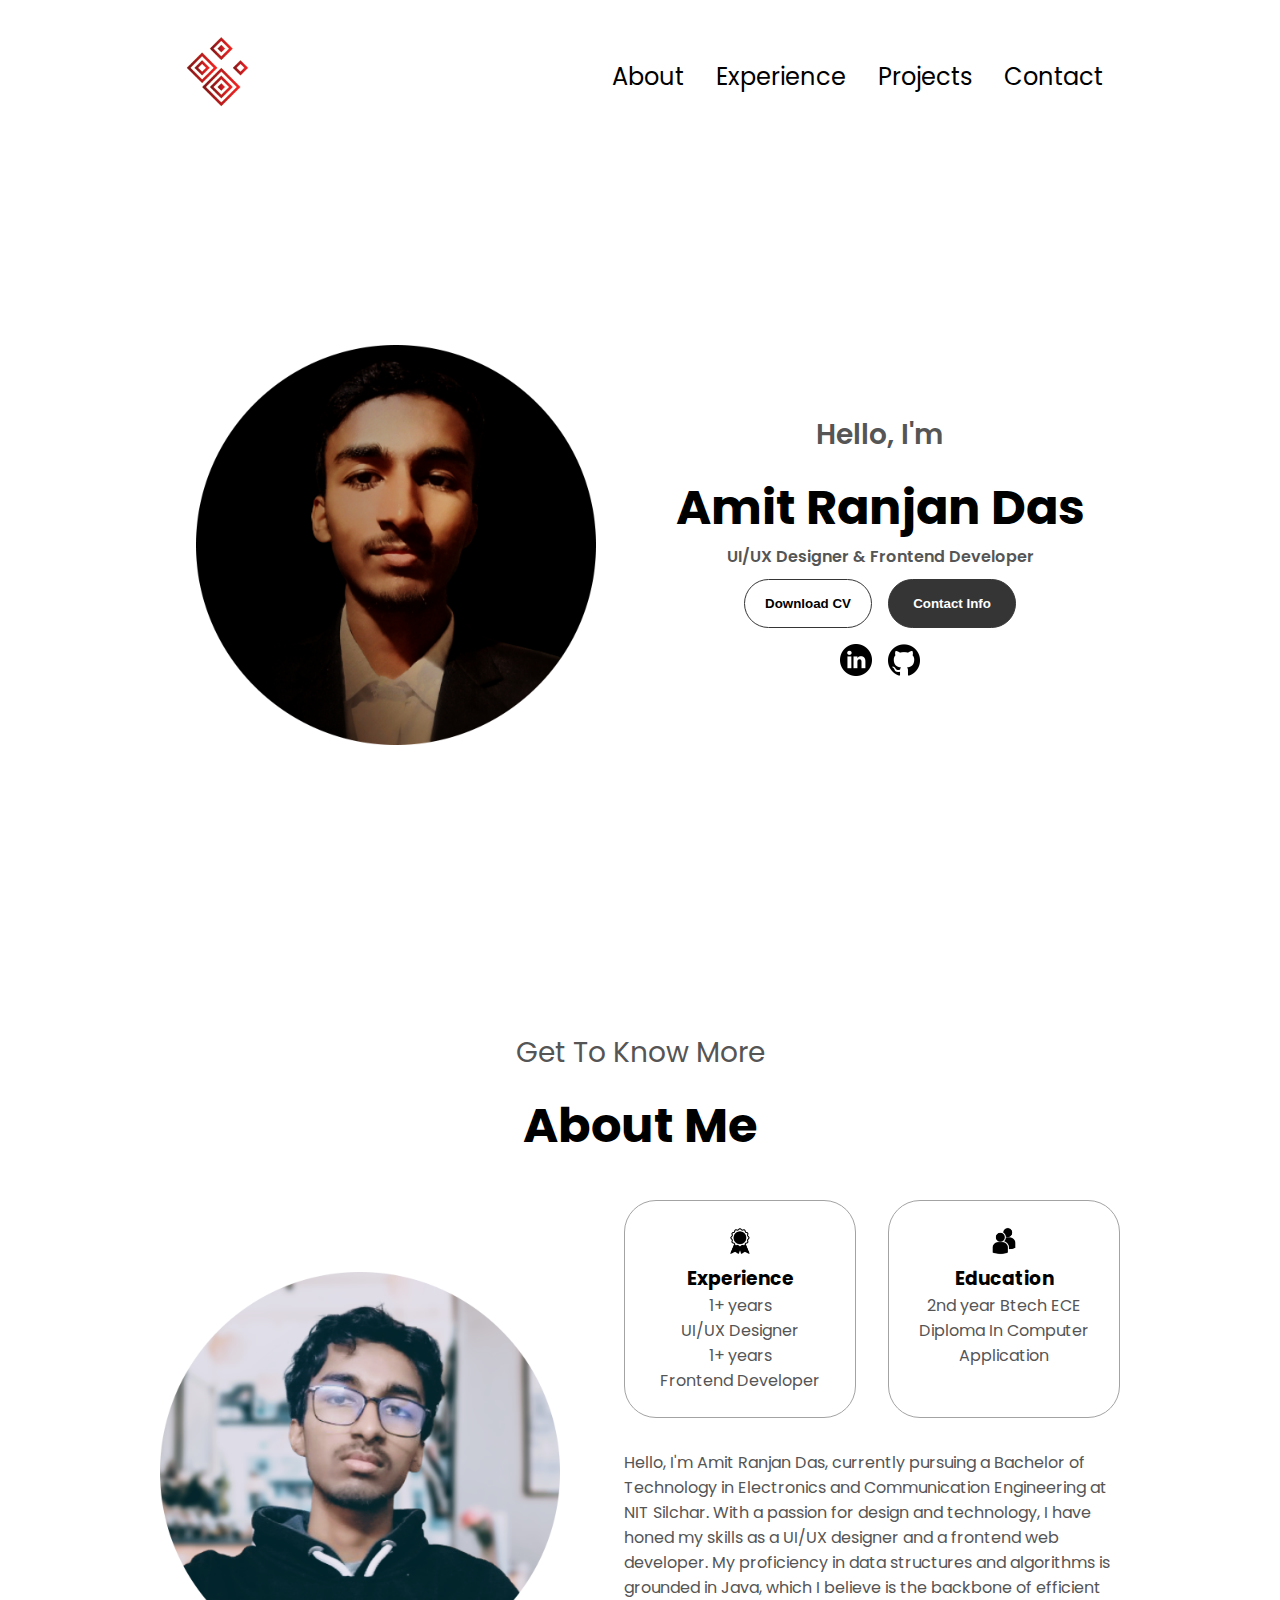
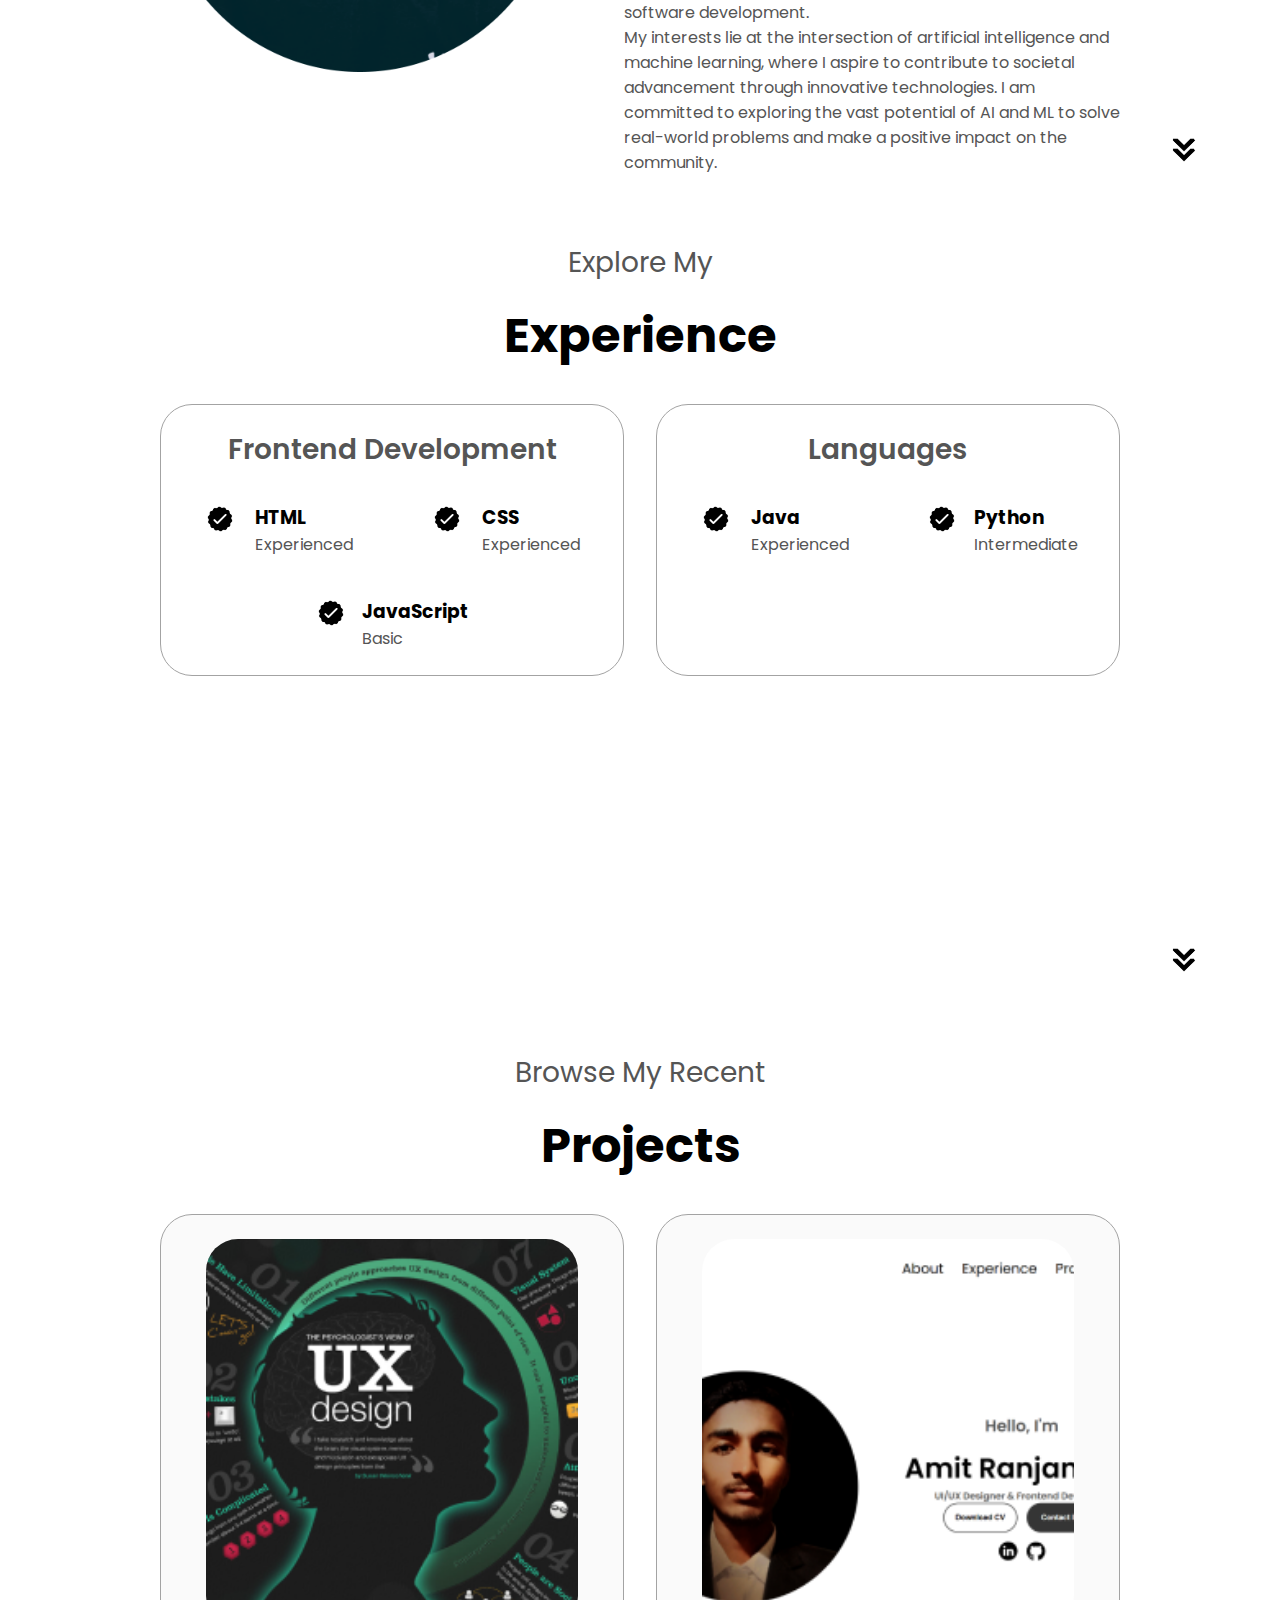
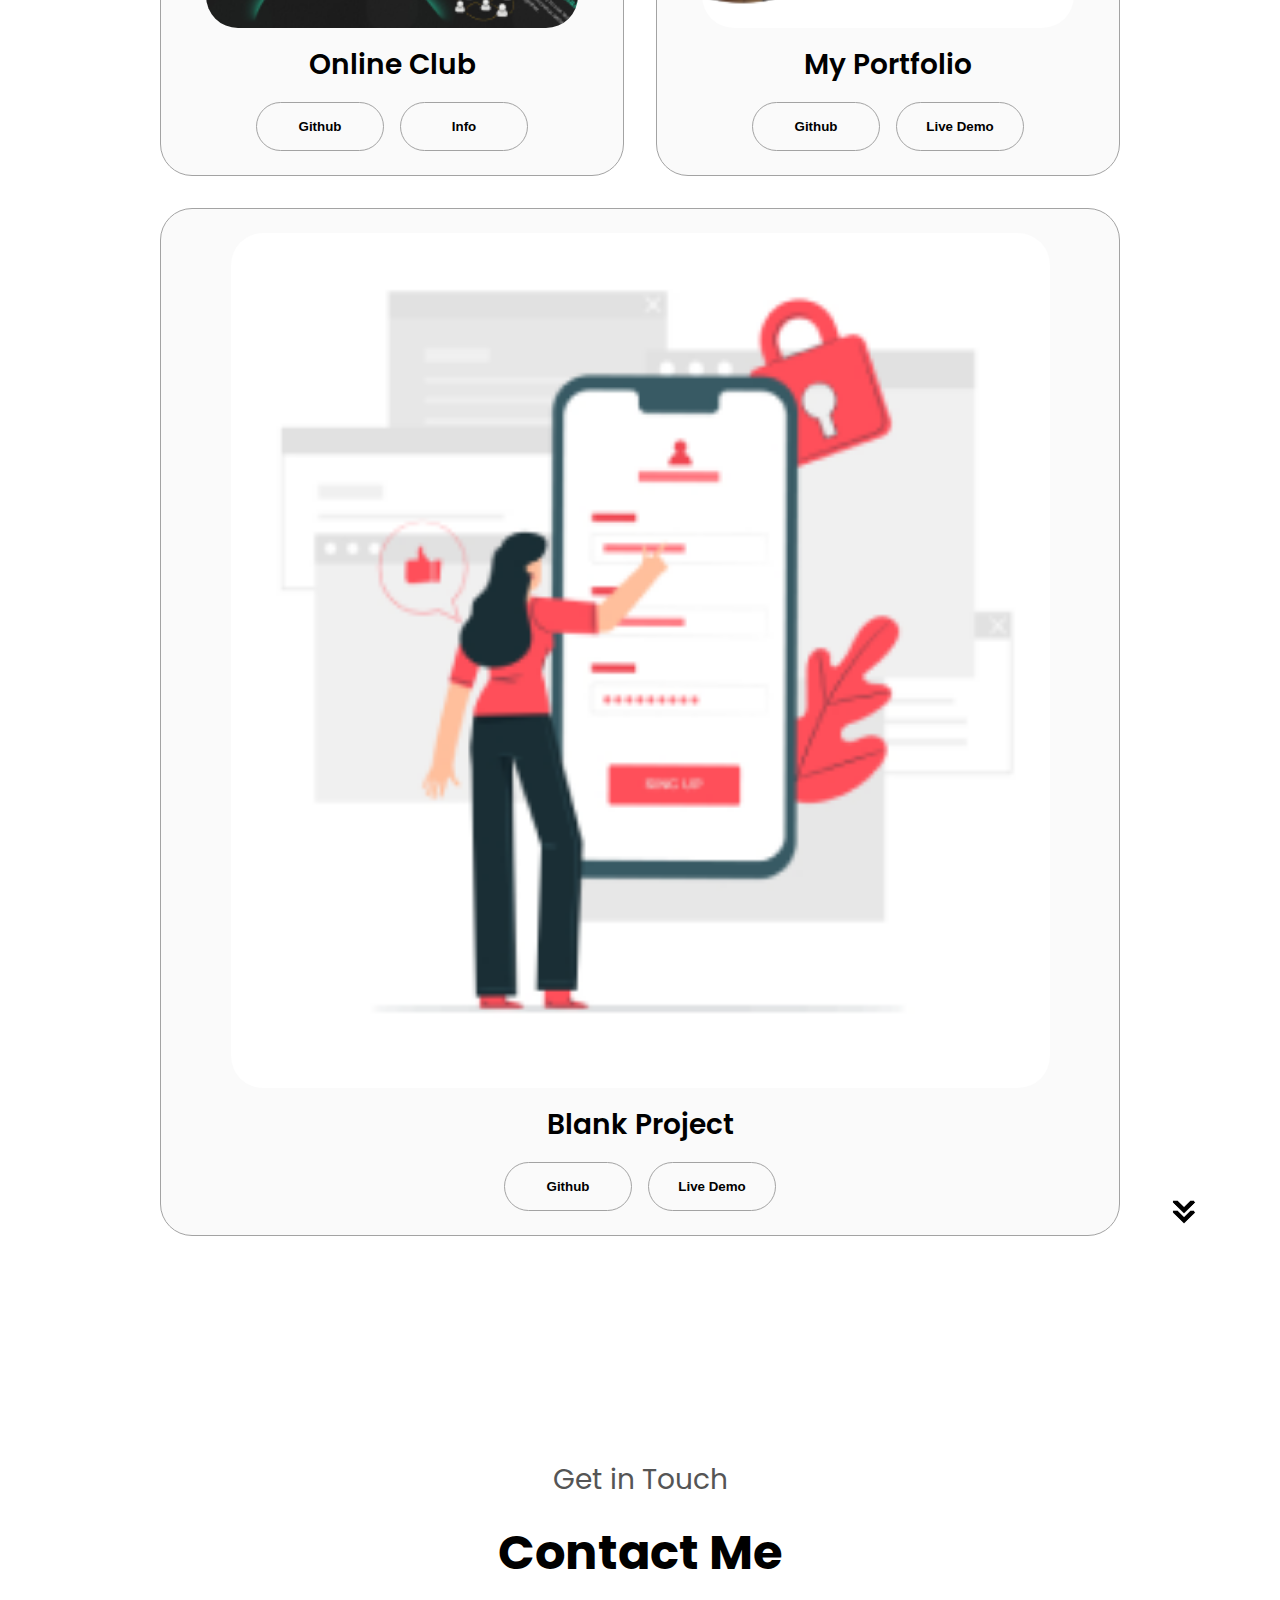
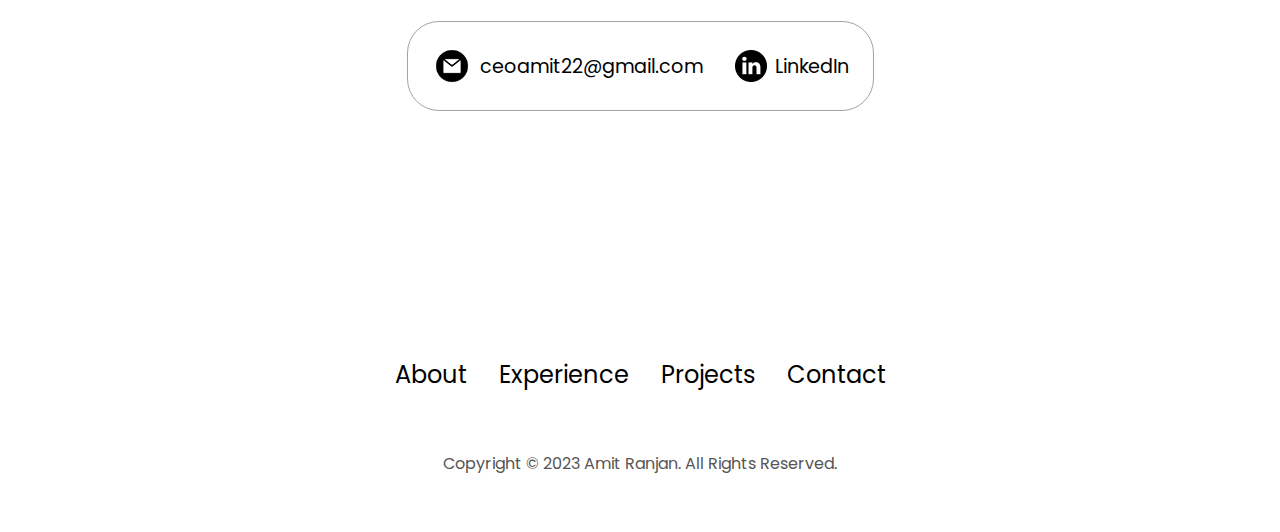
<file: index.html>
<!DOCTYPE html>
<html lang="en">
<head>
    <meta charset="UTF-8">
    <meta http-equiv="X-UA-Compatible" content="IE=edge">
    <meta name="viewport" content="width=device-width, initial-scale=1.0">
    <title>My Portfolio</title>
    <link rel="stylesheet" href="style.css">
    <link rel="stylesheet" href="mediaqueries.css">
</head>
<body>
    <nav id="desktop-nav">
        <div class="logo">
            <img src="./assets/l2.png" alt="Amit Ranjan Profile picture"/>
        </div>
        <div>
            <ul class="nav-links">
                <li><a href="#about">About</a></li>
                <li><a href="#experience">Experience</a></li>
                <li><a href="#projects">Projects</a></li>
                <li><a href="#contact">Contact</a></li>
            </ul>
        </div>
    </nav>
    <nav id="hamburger-nav">
        <div class="logo">Amit Ranjan Das</div>
        <div class="hamburger-menu">
            <div class="hamburger-icon" onclick="toggleMenu()">
                <span></span>
                <span></span>
                <span></span>
            </div>
            <div class="menu-links">
                <li><a href="#about" onclick="toggleMenu()">About</a></li>
                <li><a href="#experience" onclick="toggleMenu()">Experience</a></li>
                <li><a href="#projects" onclick="toggleMenu()">Projects</a></li>
                <li><a href="#contact" onclick="toggleMenu()">Contact</a></li>
            </div>
        </div>
    </nav>
    <section id="profile">
        <div class="section__pic-container">
            <img src="./assets/ab.png" alt="Amit Ranjan Profile picture"/>
        </div>
        <div class="section__text">
            <p class="section__text__p1">Hello, I'm</p>
            <h1 class="title">Amit Ranjan Das</h1>
            <p> </p>
            <p class="section__text__p2">UI/UX Designer & Frontend Developer</p>
            <div class="btn-container">
                <button
                    class="btn btn-color-2"
                    onclick="window.open('./assets/Amit_cv.pdf')"
                >
                    Download CV
                </button>
                <button class="btn btn-color-1" onclick="location.href='./#contact'">
                    Contact Info
                </button>
            </div>
            <div id="socials-container">
                <img 
                    src="./assets/linkedin.png" 
                    alt="My Linkedin profile"
                    class="icon" 
                    onclick="location.href='https://linkedin.com/in/amit-ranjan-das'"
                />
                <img 
                    src="./assets/github.png" 
                    alt="My github profile"
                    class="icon" 
                    onclick="location.href='https://github.com/ExplorerSoul'"
                />
            </div>
        </div>
    </section>
    <section id="about">
        <p class="section__text__p1">Get To Know More</p>
        <h1 class="title">About Me</h1>
        <div class="section-container">
            <div class="section__pic-container">
                <img
                    src="./assets/bp.png"
                    alt="Profile Picture"
                    class="about-pic"
                />
            </div>
            <div class="about-details-container">
                <div class="about-container">
                    <div class="details-container">
                        <img 
                            src="./assets/experience.png"
                            alt="Experience Icon"
                            class="icon"
                        />
                        <h3>Experience</h3>
                        <p>1+ years <br/> UI/UX Designer</p>
                        <p>1+ years <br/> Frontend Developer</p>
                    </div>
                    <div class="details-container">
                        <img 
                            src="./assets/education.png"
                            alt="Education Icon"
                            class="icon"
                        />
                        <h3>Education</h3>
                        <p>2nd year Btech ECE </p>
                        <p>Diploma In Computer Application </p>
                    </div>
                </div>
                <div class="text-container">
                    <p>
                        Hello, I'm Amit Ranjan Das, currently pursuing a Bachelor of Technology in Electronics and Communication Engineering at NIT Silchar. With a passion for design and technology, I have honed my skills as a UI/UX designer and a frontend web developer. My proficiency in data structures and algorithms is grounded in Java, which I believe is the backbone of efficient software development.
                    </p>
                    <p>
                        My interests lie at the intersection of artificial intelligence and machine learning, where I aspire to contribute to societal advancement through innovative technologies. I am committed to exploring the vast potential of AI and ML to solve real-world problems and make a positive impact on the community.
                    </p>
                </div>
            </div>
        </div>
        <img 
            src="./assets/arrow.png"
            alt="Arrow icon"
            class="icon arrow"
            onclick="location.href='./#experience'"
        />
    </section>
    <section id="experience">
        <p class="section__text__p1">Explore My</p>
        <h1 class="title">Experience</h1>
        <div class="experience-details-container">
            <div class="about-container">
                <div class="details-container">
                    <h2 class="experience-sub-title">Frontend Development</h2>
                    <div class="article-container">
                        <article>
                            <img
                                src="./assets/checkmark.png"
                                alt="Experience icon"
                                class="icon"
                            />
                            <div>
                                <h3>HTML</h3>
                                <p>Experienced</p>
                            </div>    
                        </article>
                        <article>
                            <img
                                src="./assets/checkmark.png"
                                alt="Experience icon"
                                class="icon"
                            />
                            <div>
                                <h3>CSS</h3>
                                <p>Experienced</p>
                            </div>    
                        </article>
                        <article>
                            <img
                                src="./assets/checkmark.png"
                                alt="Experience icon"
                                class="icon"
                            />
                            <div>
                                <h3>JavaScript</h3>
                                <p>Basic</p>
                            </div>    
                        </article>
                        <!-- <article>
                            <img
                                src="./assets/checkmark.png"
                                alt="Experience icon"
                                class="icon"
                            />
                            <div>
                                <h3>Git</h3>
                                <p>Basic</p>
                            </div>    
                        </article> -->
                    </div>
                </div>
                <div class="details-container">
                    <h2 class="experience-sub-title">Languages</h2>
                    <div class="article-container">
                        <article>
                            <img
                                src="./assets/checkmark.png"
                                alt="Experience icon"
                                class="icon"
                            />
                            <div>
                                <h3>Java</h3>
                                <p>Experienced</p>
                            </div>    
                        </article>
                        <article>
                            <img
                                src="./assets/checkmark.png"
                                alt="Experience icon"
                                class="icon"
                            />
                            <div>
                                <h3>Python</h3>
                                <p>Intermediate</p>
                            </div>    
                        </article>
                        <!-- <article>
                            <img
                                src="./assets/checkmark.png"
                                alt="Experience icon"
                                class="icon"
                            />
                            <div>
                                <h3>Kotlin</h3>
                                <p>Basic</p>
                            </div>    
                        </article>
                        <article>
                            <img
                                src="./assets/checkmark.png"
                                alt="Experience icon"
                                class="icon"
                            />
                            <div>
                                <h3>Matlab</h3>
                                <p>Basic</p>
                            </div>    
                        </article>       -->
                    </div>
                </div>
            </div>
        </div>
        <img
            src="./assets/arrow.png"
            alt="Arrow icon"
            class="icon arrow"
            onclick="location.href='./#projects'"
        />
    </section>
    <section id="projects">
        <p class="section__text__p1">Browse My Recent</p>
        <h1 class="title">Projects</h1>
        <div class="experience-details-container">
            <div class="about-container">
                <div class="details-container color-container">
                    <div class="article-container">
                        <img
                            src="./assets/Rectangle 260.png"
                            alt="Project 1"
                            class="project-img"
                        />
                    </div>
                    <h2 class="experience-sub-title project-title">Online Club</h2>
                    <div class="btn-container">
                        <button 
                            class="btn btn-color-2 project-btn" 
                            onclick="location.href='https://github.com/ExplorerSoul'"
                        >
                            Github
                        </button>
                        <button 
                            class="btn btn-color-2 project-btn" 
                            onclick="location.href='./assets/p1figma.pdf'"
                        >
                            Info
                        </button>
                    </div>
                </div>
                <div class="details-container color-container">
                    <div class="article-container">
                        <img
                            src="./assets/Rectangle.png"
                            alt="Project 2"
                            class="project-img"
                        />
                    </div>
                    <h2 class="experience-sub-title project-title">My Portfolio</h2>
                    <div class="btn-container">
                        <button 
                            class="btn btn-color-2 project-btn" 
                            onclick="location.href='https://github.com/ExplorerSoul'"
                        >
                            Github
                        </button>
                        <button 
                            class="btn btn-color-2 project-btn" 
                            onclick="location.href='https://explorersoul.github.io/profile/'"
                        >
                            Live Demo
                        </button>
                    </div>
                </div>
                <div class="details-container color-container">
                    <div class="article-container">
                        <img
                            src="./assets/jadf.png"
                            alt="Project 3"
                            class="project-img"
                        />
                    </div>
                    <h2 class="experience-sub-title project-title">Blank Project</h2>
                    <div class="btn-container">
                        <button class="btn btn-color-2 project-btn" onclick="location.href='https://github.com/ExplorerSoul'">
                            Github
                        </button>
                        <button class="btn btn-color-2 project-btn" onclick="location.href=''">
                            Live Demo
                        </button>
                    </div>
                </div>
            </div>
        </div>
        <img
            src="./assets/arrow.png"
            alt="Arrow icon"
            class="icon arrow"
            onclick="location.href='./#contact'"
        />
    </section>
    <section id="contact">
        <p class="section__text__p1">Get in Touch</p>
        <h1 class="title">Contact Me</h1>
        <div class="contact-info-upper-container">
            <div class="contact-info-container">
                <img
                    src="./assets/email.png"
                    alt="Email icon"
                    class="icon contact-icon email-icon"
                />
                <p><a href="mailto:ceoamit22@gmail.com">ceoamit22@gmail.com</a></p>
            </div>
            <div class="contact-info-container">
                <img
                    src="./assets/linkedin.png"
                    alt="LinkedIn icon"
                    class="icon contact-icon"
                />
                <p><a href="https://www.linkedin.com/amit-ranjan-das/">LinkedIn</a></p>
            </div>
        </div>
        <img
            src="./assets/arrow 1.png"
            alt="Arrow icon"
            class="icon arrow"
            onclick="location.href='./#projects'"
        />
    </section>
    <footer>
        <nav>
            <div class="nav-links-container">
                <ul class="nav-links">
                    <li><a href="#about">About</a></li>
                    <li><a href="#experience">Experience</a></li>
                    <li><a href="#projects">Projects</a></li>
                    <li><a href="#contact">Contact</a></li>
                </ul>
            </div>
        </nav>
        <p>Copyright &#169; 2023 Amit Ranjan. All Rights Reserved.</p>
    </footer>
    <script src="script.js"></script>
</body>
</html>
</file>
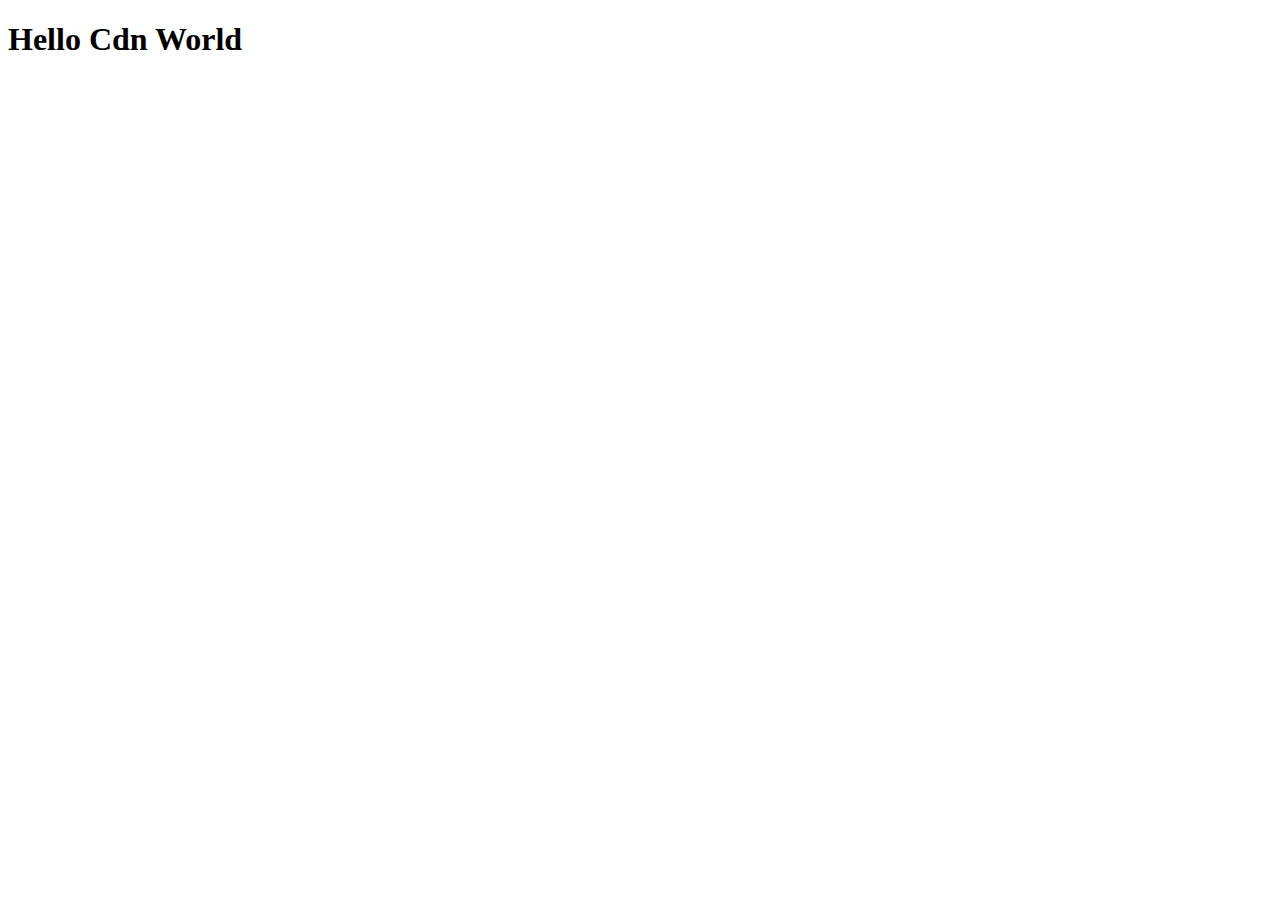
<file: cdn/index.html>
<!DOCTYPE html>
<html lang="en">
<head>
    <meta charset="UTF-8">
    <meta name="viewport" content="width=device-width, initial-scale=1.0">
    <title>Document</title>
    <script src="https://cdn.jsdelivr.net/npm/@popperjs/core@2.11.8/dist/umd/popper.min.js" integrity="sha384-I7E8VVD/ismYTF4hNIPjVp/Zjvgyol6VFvRkX/vR+Vc4jQkC+hVqc2pM8ODewa9r" crossorigin="anonymous"></script>
</head>
<body>
    <h1>Hello Cdn World</h1>
    <script src="https://cdn.jsdelivr.net/npm/bootstrap@5.3.2/dist/js/bootstrap.min.js" integrity="sha384-BBtl+eGJRgqQAUMxJ7pMwbEyER4l1g+O15P+16Ep7Q9Q+zqX6gSbd85u4mG4QzX+" crossorigin="anonymous"></script>

</body>
</html>
</file>
<file: style.css>
/* GENERAL*/

  @import url('https://fonts.googleapis.com/css2?family=Poppins:wght@200;300;400;500;600&display=swap');

  * {
    margin: 0;
    padding: 0;
  }

  body {
    font-family: 'Poppins', sans-serif;
  }

  html {
    scroll-behavior: smooth;
  }

  p {
    color: rgb(85, 85, 85);
  }

  /* TRANSITION */

  a,
  .btn {
    transition: 300ms ease;
  }

  /* DESKTOP NAV */

  nav,
  .nav-links {
    display: flex;
  }

  nav {
    justify-content: space-around;
    align-items: center;
    height: 17vh;
  }

  .nav-links {
    gap: 2rem;
    list-style: none;
    font-size: 1.5rem;
  }

  a{
    color: black;
    text-decoration: none;
    text-decoration-color: white;
  }

  a:hover {
    color: grey;
    text-decoration: underline;
    text-underline-offset: 1rem;
    text-decoration-color: rgb(185, 185, 185);
  }

  .logo {
    font-size: 2rem;
  }

  .logo:hover {
    cursor: default;
  }

  /* HAMBURGER MENU */

  #hamburger-nav {
    display: none;
  }

  .hamburger-menu {
    position: relative;
    display: inline-block;
  }

  .hamburger-icon {
    display: flex;
    flex-direction: column;
    justify-content: space-between;
    height: 24px;
    width: 30px;
    cursor: pointer;
  }

  .hamburger-icon span {
    width: 100%;
    height: 2px;
    background-color: black;
    transition: all 0.3 ease-in-out;
  }

  .menu-links {
    position: absolute;
    top: 100%;
    right: 0;
    background-color: white;
    width: fit-content;
    max-height: 0;
    overflow: hidden;
    transition: all 0.3 ease-in-out;
  }

  .menu-links a {
    display: block;
    padding: 10px;
    text-align: center;
    font-size: 1.5rem;
    color: black;
    text-decoration: none;
    transition: all 0.3 ease-in-out;
  }

  .menu-links li {
    list-style: none;
  }

  .menu-links.open {
    max-height: 300px;
  }

  .hamburger-icon.open span:first-child {
    transform: rotate(45deg) translate(10px, 5px);
  }

  .hamburger-icon.open span:nth-child(2) {
    opacity: 0;
  }

  .hamburger-icon.open span:last-child {
    transform: rotate(-45deg) translate(10px, -5px);
  }

  .hamburger-icon span:first-child {
   transform: none;
  }

  .hamburger-icon span:first-child {
    opacity: 1;
  }

  .hamburger-icon span:first-child {
    transform: none;
  }

  /* SECTIONS */

  section {
    padding-top: 4vb;
    height: 90vh;
    margin: 0 10rem;
    box-sizing: border-box;
    min-height: fit-content;
  }
  
  .section-container {
    display: flex;
  }

  /* PROFILE SECTION */

  #profile {
    display: flex;
    justify-content: center;
    gap: 5rem;
    height: 80vh;
  }

  .section__pic-container {
    display: flex;
    height: 400px;
    width: 400px;
    margin: auto 0;
  }

  .section__text {
    align-self: center;
    text-align: center;
  }

  .section__text p {
    font-weight: 600;
  }

  .section__text__p1 {
    text-align: center;
  }

  .section__text__p1 {
    font-size: 1.75rem;
    margin-bottom: 1rem;
  }

  .title {
    font-size: 3rem;
    text-align: center;
  }

  #socials-container {
    display: flex;
    justify-content: center;
    margin-top: 1rem;
    gap: 1rem;
  }

  /* ICONS */

  .icon {
    cursor: pointer;
    height: 2rem;
  }

  /* BUTTONS */

  .btn-container {
    margin-top: 10px;
    display: flex;
    justify-content: center;
    gap: 1rem;
  }

  .btn {
    font-weight: 600;
    transition: all 300ms ease;
    padding: 1rem;
    width: 8rem;
    border-radius: 2rem;
  }

  .btn-color-1,
  .btn-color-2 {
    border: rgb(53, 53, 53) 0.1rem solid;
  }

  .btn-color-1:hover,
  .btn-color-2:hover {
    cursor: pointer;
  }

  .btn-color-1,
  .btn-color-2:hover {
    background: rgb(53, 53, 53);
    color: white;
  }

  .btn-color-1:hover {
    background: rgb(0, 0, 0);
  }

  .btn-color-2 {
    background: none;
  }

  .btn-color-2:hover {
    border: rgb(255, 255, 255) 0.1rem solid;
  }

  .btn-container {
    gap: 1rem;
  }

  /* ABOUT SECTION */

  #about {
    position: relative;
  }

  .about-container {
    gap: 2rem;
    margin-bottom: 2rem;
    margin-top: 2rem;
  }

  .about-details-container {
    justify-content: center;
    flex-direction: column;
  }

  .about-container,
  .about-details-container {
    display: flex;
  }

  .about-pic {
    border-radius: 2rem;
  }

  .arrow {
    position: absolute;
    right: -5rem;
    bottom: 2.5rem;
  }

  .details-container {
    padding: 1.5rem;
    flex: 1;
    background: white;
    border-radius: 2rem;
    border: rgb(53, 53, 53) 0.1rem solid;
    border-color: rgb(163, 163, 163);
    text-align: center;
  }

  .section-container {
    gap: 4rem;
    height: 80%;
  }

  .section__pic-container {
    height: 400px;
    width: 400px;
    margin: auto 0;
  }

  /* EXPERIENCE SECTION */

  #experience {
    position: relative;
  }

  .experience-sub-title {
    color: rgb(85, 85, 85);
    font-weight: 600;
    font-size: 1.75rem;
    margin-bottom: 2rem;
  }

  .experience-details-container {
    display: flex;
    justify-content: center;
    flex-direction: column;
  }

  .article-container {
    display: flex;
    text-align: initial;
    flex-wrap: wrap;
    flex-direction: row;
    gap: 2.5rem;
    justify-content: space-around;
  }

  article {
    display: flex;
    width: 10rem;
    justify-content: space-around;
    gap: 0.5rem;
  }

  article .icon {
    cursor: default;
  }

  /* PROJECTS SECTION */

  #projects {
    position: relative;
  }

  .color-container {
    border-color: rgb(163, 163, 163);
    background: rgb(250, 250, 250);
  }

  .project-img {
    border-radius: 2rem;
    width: 90%;
    height: 90%;
  }

  .project-title {
    margin: 1rem;
    color: black;
  }
  
  .project-btn {
    color: black;
    border-color: rgb(163, 163, 163);
  }
  
  /* CONTACT */
  
  #contact {
    display: flex;
    justify-content: center;
    flex-direction: column;
    height: 70vh;
  }

  .contact-info-upper-container {
    display: flex;
    justify-content: center;
    border-radius: 2rem;
    border: rgb(53, 53, 53) 0.1rem solid;
    border-color: rgb(163, 163, 163);
    border: (250, 250, 250);
    margin: 2rem auto;
    padding: 0.5rem;
  }

  .contact-info-container {
    display: flex;
    align-items: center;
    justify-content: center;
    gap: 0.5rem;
    margin: 1rem;
  }

  .contact-info-container p {
    font-size: larger;
  }

  .contact-icon {
    cursor: default;
  }

  .email-icon {
    height: 2.5rem;
  }

  /* FOOTER SECTION */

  footer {
    height: 26vh;
    margin: 0 1rem;
  }

  footer p {
    text-align: center;
  }
</file>
<file: mediaqueries.css>
@media screen and (max-width:1400px) {
    #profile {
        height: 83vh;
        margin-bottom: 6rem;
    }
    .about-container {
        flex-wrap: wrap;
    }
}

@media screen and (max-width:1200px) {
    #desktop-nav {
        display: none;
    }
    #hamburger-nav {
        display: flex;
    }
    #experience,
    .experience-details-container {
        margin-top: 2rem;
    }
    #profile,
    .section-container {
        display: block;
    }
    .arrow {
        display: none;
    }
    section,
    .section-container {
        height: fit-content;
    }
    section {
        margin: 0 5%;
    }
    .section__pic-container {
        width: 275px;
        height: 275px;
        margin: 0 auto 2rem;
    }
    .about-containers {
        margin-top: 0;
    }
}

@media screen and (max-width: 600px) {
    #contact,
    footer {
    height: 40vh;
    }
    #profile {
    height: 83vh;
    margin-bottom: 0;
    }
    article {
    font-size: 1rem;
    }
    footer nav {
    height: fit-content;
    margin-bottom: 2rem;
    }
    .about-containers,
    .contact-info-upper-container,
    .btn-container {
    flex-wrap: wrap;
    }
    .contact-info-container {
    margin: 0;
    }
    .contact-info-container p,
    .nav-links li a {
    font-size: 1rem;
    }
    .experience-sub-title {
    font-size: 1.25rem;
    }
    .logo {
    font-size: 1.5rem;
    }
    .nav-links {
    flex-direction: column;
    gap: 0.5rem;
    text-align: center;
    }
    .section__pic-container {
    width: auto;
    height: 46vw;
    justify-content: center;
    }
    .section__text__p2 {
    font-size: 1.25rem;
    }
    .title {
    font-size: 2rem;
    }
    .text-container {
    text-align: justify;
    }
}
</file>
